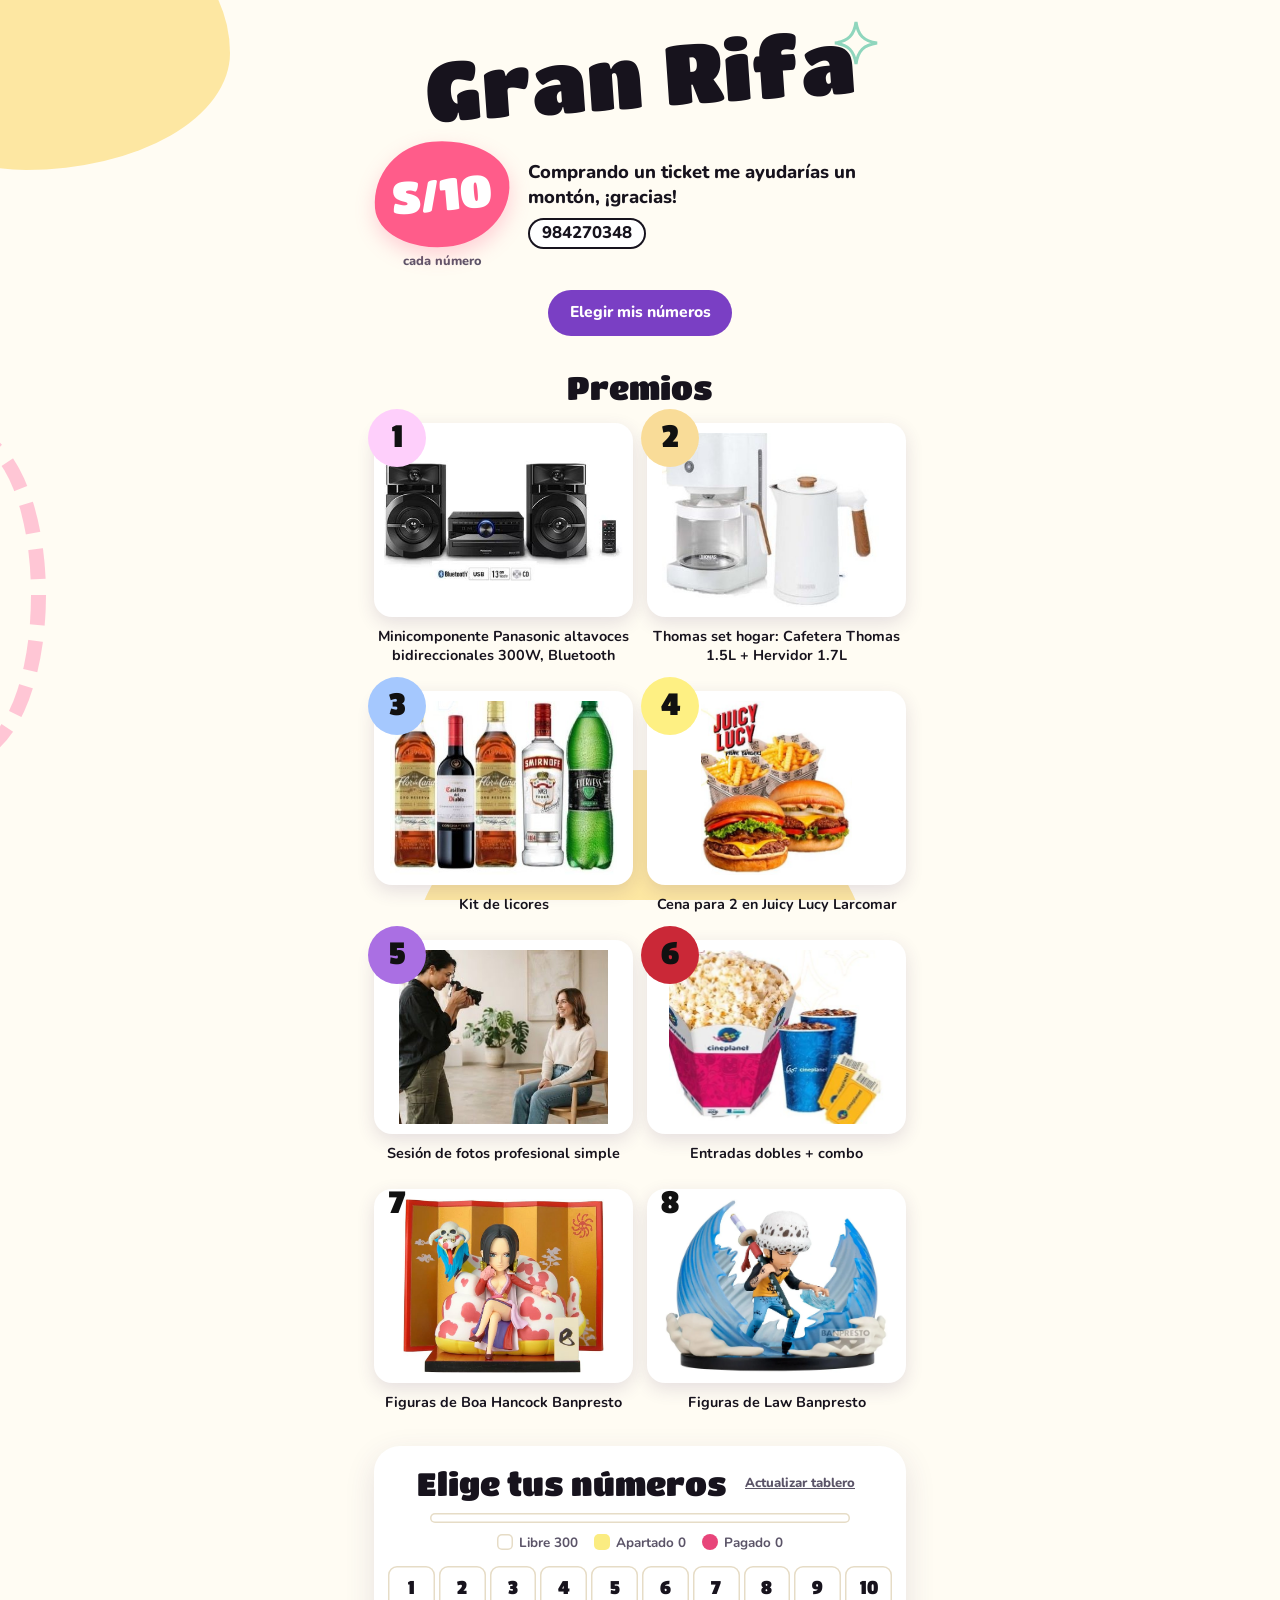
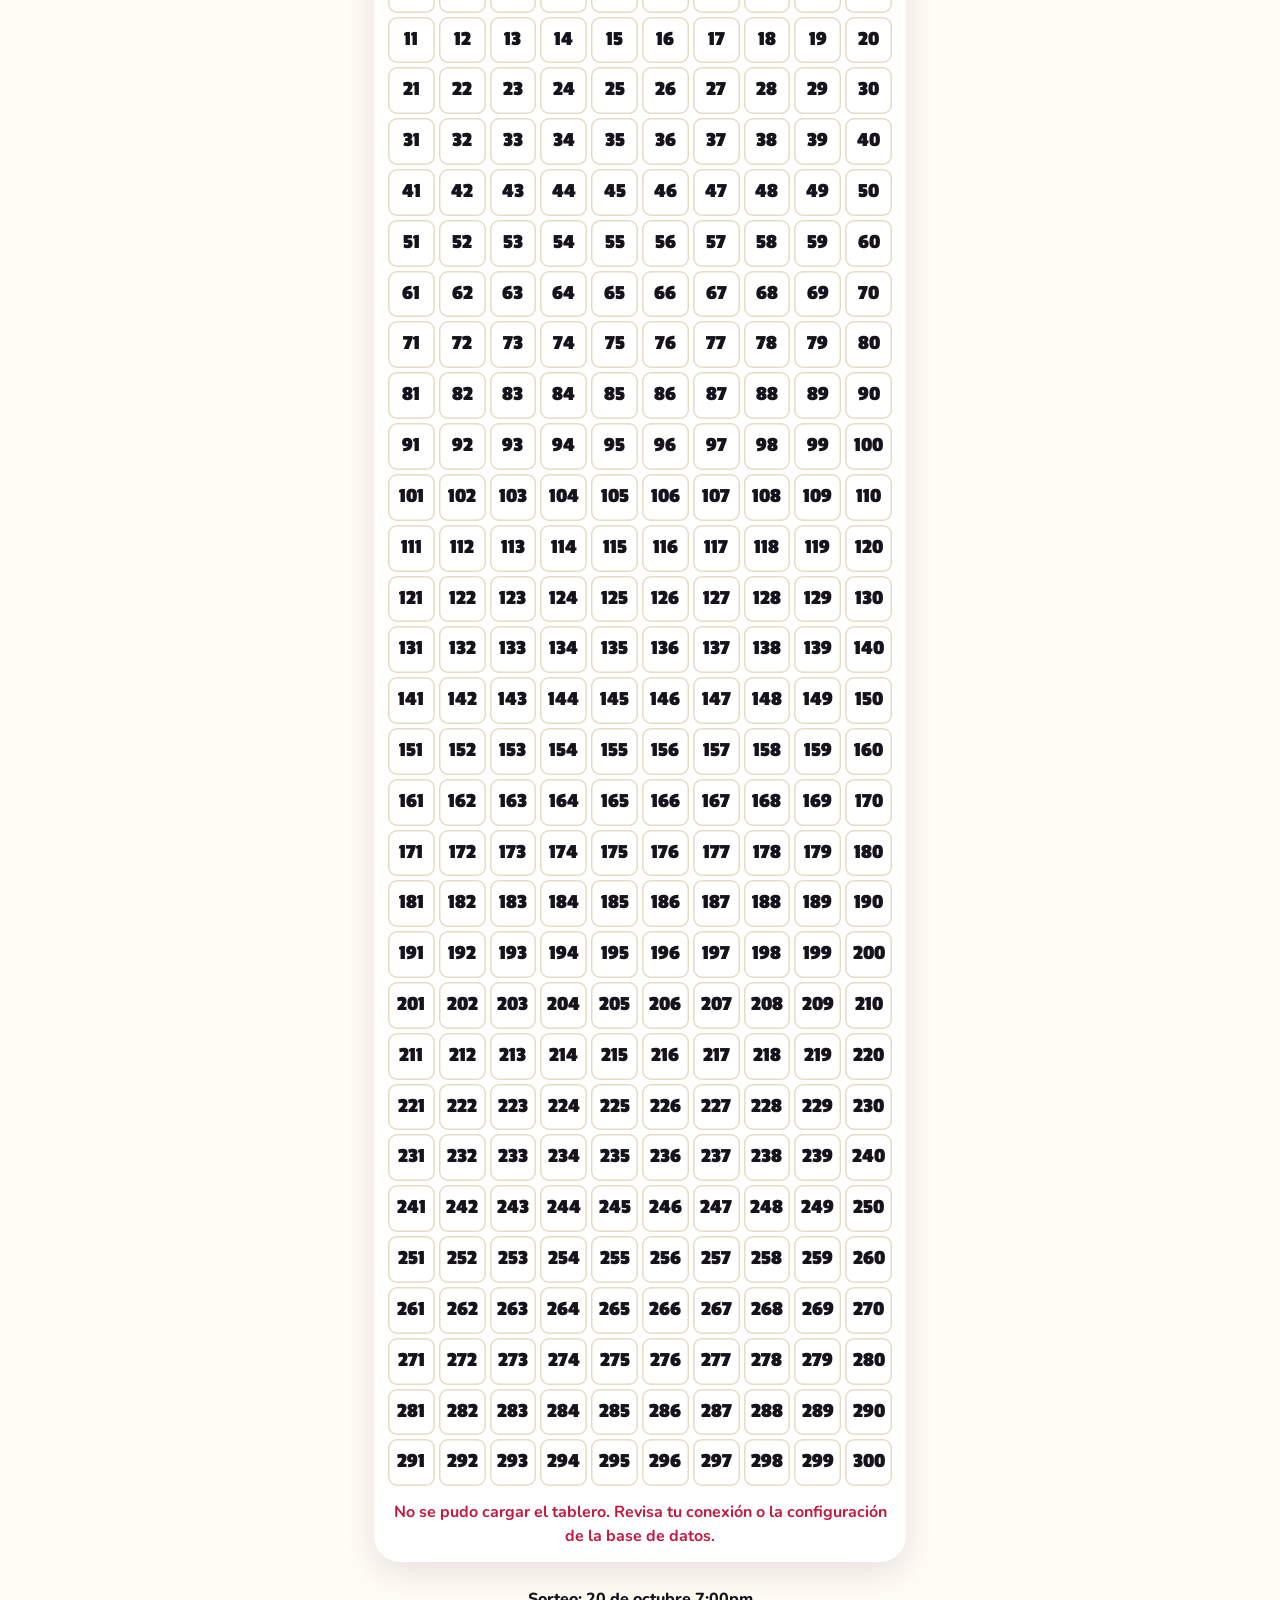
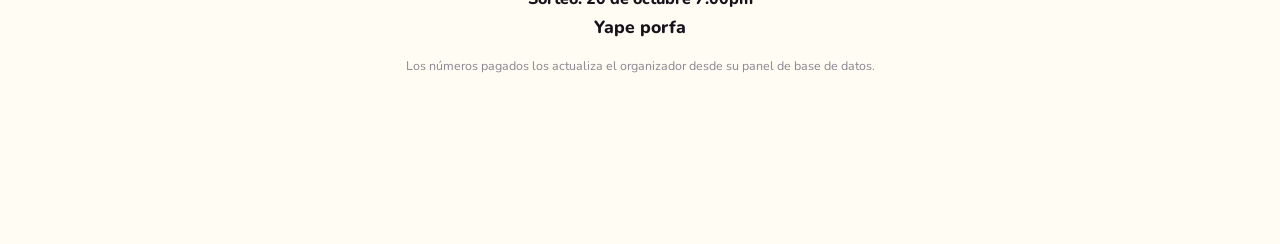
<file: index.html>
<!doctype html>
<html lang="es">
<head>
<meta charset="utf-8">
<meta name="viewport" content="width=device-width, initial-scale=1, viewport-fit=cover">
<meta name="color-scheme" content="light dark">
<title>Gran Rifa</title>
<link rel="preconnect" href="https://fonts.googleapis.com">
<link rel="preconnect" href="https://fonts.gstatic.com" crossorigin>
<link rel="stylesheet" href="https://fonts.googleapis.com/css2?family=Nunito:wght@400;600;700;800&family=Passion+One:wght@700&family=Titan+One&display=swap">
<link rel="stylesheet" href="css/style.css">
</head>
<body>
  <div class="bgs" aria-hidden="true"><i class="bg-a"></i><i class="bg-b"></i><i class="sun"></i></div>

  <div class="wrap">
    <header class="hero">
      <svg class="spk s1" viewBox="0 0 24 24" aria-hidden="true"><path d="M12 1C13 8 16 11 23 12C16 13 13 16 12 23C11 16 8 13 1 12C8 11 11 8 12 1Z"/></svg>
      <svg class="spk s2" viewBox="0 0 24 24" aria-hidden="true"><path d="M12 1C13 8 16 11 23 12C16 13 13 16 12 23C11 16 8 13 1 12C8 11 11 8 12 1Z"/></svg>
      <h1 class="title" id="title">Gran Rifa</h1>
      <div class="intro">
        <div class="pricebox">
          <div class="price" id="price">S/10</div>
          <p class="pcap">cada número</p>
        </div>
        <div class="say">
          <p id="message"></p>
          <a class="phone" id="phone" target="_blank" rel="noopener noreferrer" href="#"></a>
        </div>
      </div>
      <button class="btn cta" id="goboard">Elegir mis números</button>
    </header>

    <section class="prizes" id="prizes" aria-labelledby="ph">
      <h2 class="sec" id="ph">Premios</h2>
      <div class="pgrid" id="pgrid"></div>
    </section>

    <section class="board" id="tablero" aria-labelledby="bh">
      <div class="board-top">
        <h2 class="sec" id="bh">Elige tus números</h2>
        <button class="refresh" id="refresh" type="button">Actualizar tablero</button>
      </div>
      <div class="meter">
        <div class="track" role="img" aria-label="Disponibilidad del tablero">
          <i class="p" id="pbar"></i><i class="r" id="rbar"></i>
        </div>
        <div class="legend">
          <span><i class="key"></i><span id="lfree">Libre</span></span>
          <span><i class="key r"></i><span id="lresv">Apartado</span></span>
          <span><i class="key p"></i><span id="lpaid">Pagado</span></span>
        </div>
      </div>
      <div class="grid" id="grid"></div>
      <p class="msg" id="boardmsg"></p>
    </section>

    <footer class="foot" id="foot">
      <p class="draw" id="drawDate"></p>
      <p class="pay" id="payInfo"></p>
      <p class="who" id="organizer"></p>
      <p class="credit">Los números pagados los actualiza el organizador desde su panel de base de datos.</p>
    </footer>
  </div>

  <div class="bar" id="bar" role="region" aria-label="Tu selección"></div>
  <div class="toast" id="toast" role="status"></div>

  <script src="js/config.js"></script>
  <script src="js/app.js"></script>
</body>
</html>
</file>
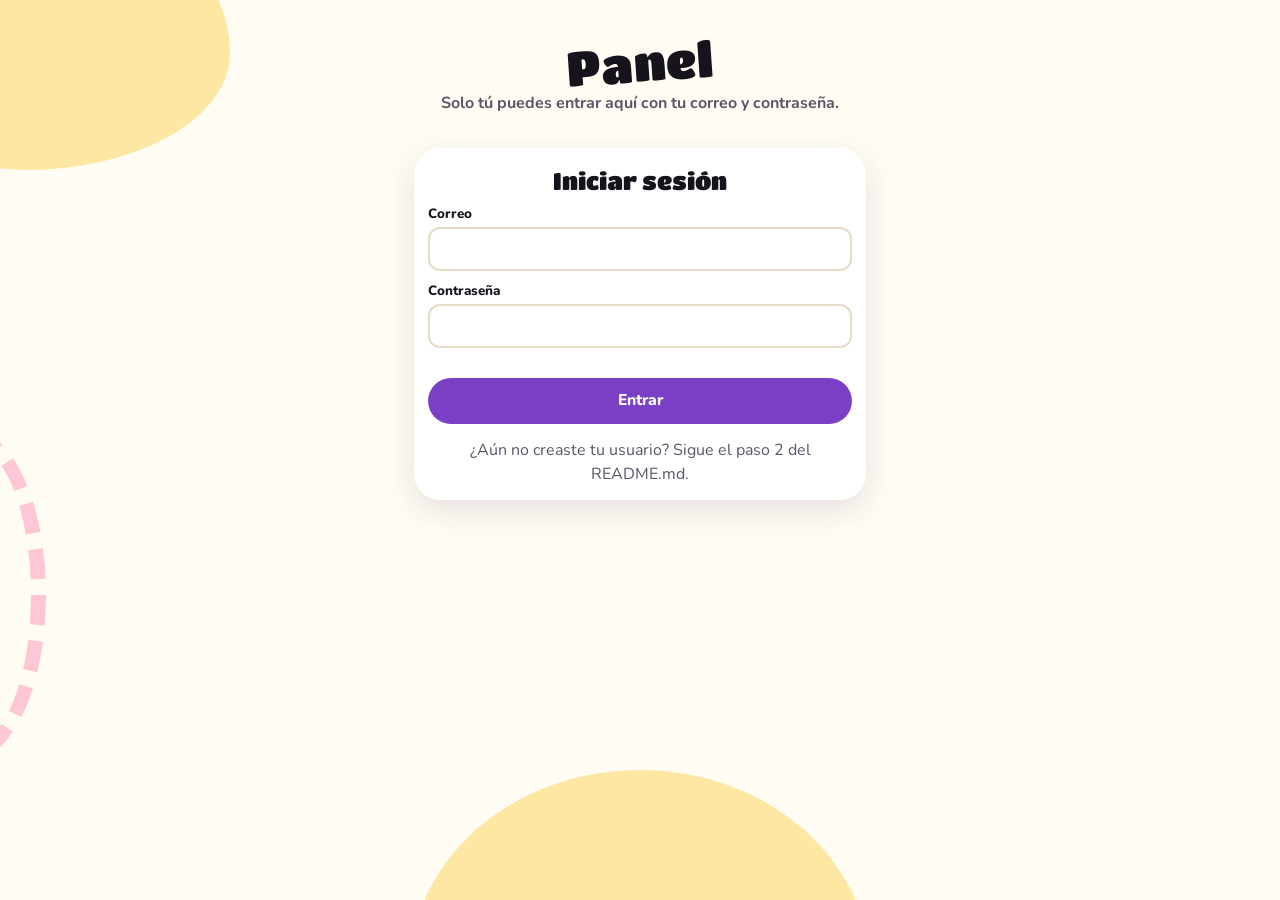
<file: admin.html>
<!doctype html>
<html lang="es">
<head>
<meta charset="utf-8">
<meta name="viewport" content="width=device-width, initial-scale=1, viewport-fit=cover">
<meta name="color-scheme" content="light dark">
<meta name="robots" content="noindex, nofollow">
<title>Panel del organizador</title>
<link rel="preconnect" href="https://fonts.googleapis.com">
<link rel="preconnect" href="https://fonts.gstatic.com" crossorigin>
<link rel="stylesheet" href="https://fonts.googleapis.com/css2?family=Nunito:wght@400;600;700;800&family=Passion+One:wght@700&family=Titan+One&display=swap">
<link rel="stylesheet" href="css/style.css">
</head>
<body>
  <div class="bgs" aria-hidden="true"><i class="bg-a"></i><i class="bg-b"></i><i class="sun"></i></div>

  <div class="wrap" style="max-width:480px">
    <header class="hero" style="padding-top:40px">
      <h1 class="title" style="font-size:clamp(2.1rem,10vw,3rem)">Panel</h1>
      <p class="say" style="margin-top:6px"><span style="color:var(--ink2);font-weight:700">Solo tú puedes entrar aquí con tu correo y contraseña.</span></p>
    </header>

    <section class="board" id="loginBox">
      <h2 class="sec" style="font-size:1.5rem">Iniciar sesión</h2>
      <label class="fld">Correo<input id="email" type="email" autocomplete="username" inputmode="email"></label>
      <label class="fld">Contraseña<input id="pass" type="password" autocomplete="current-password"></label>
      <p class="msg err" id="loginErr" role="alert"></p>
      <button class="btn" id="loginBtn" type="button" style="margin-top:16px;width:100%">Entrar</button>
      <p class="msg" style="margin-top:14px">¿Aún no creaste tu usuario? Sigue el paso 2 del README.md.</p>
    </section>

    <section class="board" id="panel" hidden>
      <div class="board-top">
        <h2 class="sec" style="font-size:1.5rem">Compradores</h2>
        <button class="logout" id="logoutBtn" type="button">Cerrar sesión</button>
      </div>
      <div class="stats" id="stats"></div>
      <label class="fld">Buscar número<input id="search" inputmode="numeric" placeholder="Ej. 23" autocomplete="off"></label>
      <div class="grid" id="grid"></div>
      <p class="msg err" id="loadErr" role="alert"></p>

      <div id="editor" hidden>
        <h3 style="margin:20px 4px 4px;font:400 1.6rem/1.1 var(--f-title)">Número <span id="edNum"></span></h3>
        <label class="fld">Estado
          <select id="edStatus">
            <option value="free">Libre</option>
            <option value="reserved">Apartado</option>
            <option value="paid">Pagado</option>
          </select>
        </label>
        <label class="fld">Nombre del comprador<input id="edName" autocomplete="off"></label>
        <label class="fld">WhatsApp o teléfono<input id="edPhone" inputmode="tel" autocomplete="off"></label>
        <label class="fld">Nota<input id="edNote" autocomplete="off" placeholder="Ej. paga el viernes"></label>
        <p class="msg err" id="edErr" role="alert"></p>
        <button class="btn" id="edSave" type="button" style="margin-top:16px;width:100%">Guardar</button>
      </div>
    </section>
  </div>

  <div class="toast" id="toast" role="status"></div>

  <script src="js/config.js"></script>
  <script src="js/admin.js"></script>
</body>
</html>
</file>
<file: css/style.css>
:root{
  --bg:#fffcf3; --ink:#17131d; --ink2:#5b5468; --card:#ffffff; --line:#e6dcc6;
  --blobY:#fde7a2; --blobP:#ffc6d5; --mint:#8fd6bd; --peach:#ffc98f; --pink:#ff5c8a;
  --gold:#ffc83d; --on-gold:#3a2a00; --accent:#7a3fc4; --on-accent:#ffffff;
  --cell-bg:#ffffff; --cell-fg:#17131d; --resv-bg:#fbec81; --resv-fg:#4a3b00;
  --paid-bg:#e8457a; --paid-fg:#ffffff; --sel-bg:#7a3fc4; --sel-fg:#ffffff;
  --danger:#c3183f; --shadow:0 10px 30px rgba(70,45,100,.13); --shade:rgba(23,19,29,.55);
  --f-title:'Titan One','Arial Rounded MT Bold','Trebuchet MS',system-ui,sans-serif;
  --f-num:'Passion One','Arial Narrow','Impact',sans-serif;
  --f-ui:'Nunito',system-ui,-apple-system,'Segoe UI',Roboto,sans-serif;
  color-scheme:light;
}
@media (prefers-color-scheme: dark){
  :root{
    --bg:#171320; --ink:#fff6e8; --ink2:#c8bfd6; --card:#231d30; --line:#4a4062;
    --blobY:#4a3f16; --blobP:#5c2b43; --mint:#4b8a76; --peach:#9a6a3a; --pink:#ff6b96;
    --accent:#c9a3ff; --on-accent:#1b1524; --cell-bg:#31293f; --cell-fg:#fff6e8;
    --resv-bg:#7a6a14; --resv-fg:#fff5bf; --paid-bg:#e8457a; --paid-fg:#fff;
    --sel-bg:#c9a3ff; --sel-fg:#1b1524; --danger:#ff8fa8;
    --shadow:0 10px 30px rgba(0,0,0,.4); --shade:rgba(8,5,14,.7); color-scheme:dark;
  }
}
*,*::before,*::after{box-sizing:border-box}
html{background:var(--bg)}
body{position:relative;margin:0;min-height:100vh;background:var(--bg);color:var(--ink);font-family:var(--f-ui);-webkit-text-size-adjust:100%;overflow-x:hidden}
button,input{font-family:inherit}
[hidden]{display:none!important}
.sr{position:absolute;width:1px;height:1px;overflow:hidden;clip:rect(0 0 0 0);white-space:nowrap}

.bgs{position:fixed;inset:0;overflow:hidden;pointer-events:none;z-index:0}
.bg-a{position:absolute;left:-110px;top:-90px;width:340px;height:260px;background:var(--blobY);border-radius:52% 48% 60% 40% / 62% 55% 45% 38%}
.bg-b{position:absolute;left:-104px;top:430px;width:150px;height:330px;border:15px dashed var(--blobP);border-radius:50%}
.sun{position:absolute;left:50%;bottom:-70px;width:min(92%,460px);height:200px;transform:translateX(-50%);background:var(--blobY);border-radius:50% 50% 0 0 / 100% 100% 0 0}

.wrap{position:relative;z-index:1;max-width:560px;margin:0 auto;padding:0 14px 170px}

.hero{position:relative;padding-top:36px;text-align:center}
.spk{position:absolute;width:38px;height:38px;fill:none;stroke-width:1.6;pointer-events:none}
.spk.s1{left:9%;top:150px;stroke:var(--mint)}
.spk.s2{right:5%;top:20px;stroke:var(--mint);width:46px;height:46px}
.title{margin:0;font:400 clamp(3.2rem,15.2vw,5.2rem)/.95 var(--f-title);color:var(--ink);transform:rotate(-4deg);letter-spacing:.01em;overflow-wrap:anywhere}
.intro{display:flex;align-items:center;justify-content:center;gap:18px;margin-top:26px;text-align:left}
.pricebox{flex:none;text-align:center}
.price{display:grid;place-items:center;width:136px;height:106px;border-radius:46% 54% 50% 50% / 58% 44% 56% 42%;background:var(--pink);color:#fff;font:400 2.8rem/1 var(--f-title);transform:rotate(-5deg);box-shadow:0 8px 20px rgba(255,92,138,.28)}
.pcap{margin:8px 0 0;font:800 .8rem/1 var(--f-ui);color:var(--ink2)}
.say p{margin:0;font:800 clamp(.98rem,4.3vw,1.15rem)/1.35 var(--f-ui);color:var(--ink)}
.phone{display:inline-block;margin-top:8px;padding:7px 14px;border-radius:999px;background:var(--card);color:var(--ink);font:800 1.05rem/1 var(--f-ui);text-decoration:none;box-shadow:inset 0 0 0 2px var(--ink)}
.phone:hover{background:var(--ink);color:var(--card)}
.cta{margin-top:22px}
.sec{margin:0;font:400 clamp(1.6rem,7vw,2rem)/1.1 var(--f-title);text-align:center;color:var(--ink)}

.prizes{margin-top:34px}
.pgrid{display:grid;grid-template-columns:repeat(2,minmax(0,1fr));gap:26px 14px;margin-top:18px}
.pgrid .prize:last-child:nth-child(odd){grid-column:1 / -1;max-width:calc(50% - 7px);margin:0 auto}
.prize{position:relative;min-width:0}
.p-num{position:absolute;left:-6px;top:-14px;z-index:2;display:grid;place-items:center;width:58px;height:58px;border-radius:50%;color:#111;font:700 2.2rem/1 var(--f-num)}
.k1{background:#fecffb}.k2{background:#f9dc98}.k3{background:#a5c8fe}.k4{background:#fef083}.k5{background:#aa6fe3}.k6{background:#ca2837}
.p-img{position:relative;aspect-ratio:4/3;border-radius:18px;background:#fff;box-shadow:0 6px 18px rgba(70,45,100,.14)}
.p-img img{position:absolute;left:10px;top:10px;width:calc(100% - 20px);height:calc(100% - 20px);object-fit:contain}
.p-img.noimg{display:grid;place-items:center;background:var(--bg);box-shadow:inset 0 0 0 2px dashed var(--line)}
.p-img.noimg img{display:none}
.p-img.noimg::after{content:'Agrega tu foto en images/';padding:0 14px;text-align:center;font:700 .8rem/1.3 var(--f-ui);color:var(--ink2)}
.p-name{margin:10px 2px 0;font:700 .9rem/1.3 var(--f-ui);text-align:center;color:var(--ink);overflow-wrap:anywhere}

.board{margin-top:34px;padding:20px 14px 14px;border-radius:26px;background:var(--card);box-shadow:var(--shadow)}
.board-top{display:flex;align-items:center;justify-content:center;gap:10px;flex-wrap:wrap}
.refresh{appearance:none;border:0;background:none;padding:4px 8px;color:var(--ink2);font:800 .82rem/1 var(--f-ui);text-decoration:underline;cursor:pointer}
.meter{max-width:420px;margin:12px auto 0}
.track{display:flex;height:10px;border-radius:999px;background:var(--cell-bg);overflow:hidden;box-shadow:inset 0 0 0 1.5px var(--line)}
.track i{display:block;height:100%}
.track .p{background:var(--paid-bg)}
.track .r{background:var(--resv-bg)}
.legend{display:flex;flex-wrap:wrap;justify-content:center;gap:6px 16px;margin-top:10px;font-size:.84rem;font-weight:700;color:var(--ink2)}
.legend span{display:inline-flex;align-items:center;gap:6px}
.key{display:inline-block;width:16px;height:16px;border-radius:5px;background:var(--cell-bg);box-shadow:inset 0 0 0 1.5px var(--line)}
.key.r{background:var(--resv-bg);box-shadow:none}
.key.p{background:var(--paid-bg);border-radius:50%;box-shadow:none}
.grid{display:grid;grid-template-columns:repeat(10,minmax(0,1fr));gap:4px;margin-top:14px}
.cell{appearance:none;position:relative;display:grid;place-items:center;aspect-ratio:1;margin:0;padding:0;border:0;border-radius:9px;background:var(--cell-bg);color:var(--cell-fg);box-shadow:inset 0 0 0 1.5px var(--line);font:700 clamp(.92rem,4.1vw,1.3rem)/1 var(--f-num);cursor:pointer;-webkit-tap-highlight-color:transparent}
.cell.free:hover{box-shadow:inset 0 0 0 2px var(--accent)}
.cell:focus-visible{outline:2px solid var(--accent);outline-offset:2px;z-index:2}
.cell.resv{background:var(--resv-bg);color:var(--resv-fg);box-shadow:none;cursor:default}
.cell.paid{background:var(--paid-bg);color:var(--paid-fg);border-radius:50%;box-shadow:none;cursor:default}
.cell.sel{background:var(--sel-bg);color:var(--sel-fg);box-shadow:none}
.msg{margin:14px 4px 0;text-align:center;color:var(--ink2);line-height:1.5}
.msg.err{color:var(--danger);font-weight:700}

/* ---- usadas en admin.html ---- */
.fld{display:block;margin-top:12px;font:800 .84rem/1.2 var(--f-ui);color:var(--ink)}
.fld input,.fld select{display:block;width:100%;min-height:44px;margin-top:5px;padding:0 .85em;border:2px solid var(--line);border-radius:12px;background:var(--cell-bg);color:var(--ink);font:600 1rem var(--f-ui)}
.fld input:focus,.fld select:focus{outline:2px solid var(--accent);outline-offset:1px}
input::placeholder{color:var(--ink2);opacity:.7;font-weight:600}
.stats{display:grid;grid-template-columns:repeat(3,minmax(0,1fr));gap:8px;margin-top:14px}
.stat{padding:10px 12px;border-radius:16px;background:var(--bg);box-shadow:inset 0 0 0 1.5px var(--line)}
.stat b{display:block;font:700 clamp(1.2rem,5.5vw,1.5rem)/1.1 var(--f-num);color:var(--ink)}
.stat span{display:block;margin-top:3px;font-size:.76rem;line-height:1.25;color:var(--ink2)}
.who-tag{display:block;margin-top:10px;text-align:center;font-weight:700;color:var(--ink2)}
.cell.editing{box-shadow:0 0 0 3px var(--accent)}
.logout{appearance:none;border:0;background:none;padding:4px 8px;color:var(--danger);font:800 .82rem/1 var(--f-ui);text-decoration:underline;cursor:pointer}

.foot{margin-top:26px;text-align:center}
.foot p{margin:0}
.foot .draw{margin-bottom:6px;font-weight:800;color:var(--ink)}
.foot .pay{font:800 1.1rem/1.3 var(--f-ui);color:var(--ink)}
.foot .who{margin-top:4px;font-size:.92rem;color:var(--ink2)}
.foot .credit{margin-top:18px;font-size:.78rem;color:var(--ink2);opacity:.7}

.btn{appearance:none;display:inline-flex;align-items:center;justify-content:center;gap:.5em;min-height:46px;padding:0 1.4em;border:0;border-radius:999px;background:var(--accent);color:var(--on-accent);font:800 .98rem/1 var(--f-ui);text-decoration:none;cursor:pointer;-webkit-tap-highlight-color:transparent}
.btn.ghost{background:transparent;color:var(--ink);box-shadow:inset 0 0 0 2px var(--line)}
.btn:focus-visible,.phone:focus-visible,.refresh:focus-visible{outline:2px solid var(--accent);outline-offset:2px}

.bar{position:fixed;left:0;right:0;bottom:0;z-index:20;padding:12px 14px calc(12px + env(safe-area-inset-bottom,0px));background:var(--card);box-shadow:0 -8px 26px rgba(70,45,100,.2);border-radius:22px 22px 0 0;transform:translateY(110%);visibility:hidden;transition:transform .22s ease,visibility 0s .22s}
.bar.on{transform:none;visibility:visible;transition:transform .22s ease}
.bar-in{display:grid;gap:10px;max-width:560px;margin:0 auto}
.bar-txt{font-size:.95rem;line-height:1.35;color:var(--ink)}
.bar-txt b{font-weight:800}
.bar-txt .nums{display:block;max-height:3.9em;overflow:auto;color:var(--ink2);font-size:.88rem}
.bar-act{display:flex;flex-wrap:wrap;gap:8px}
.bar-act .btn{flex:1 1 auto}
.bar input{width:100%;min-height:42px;padding:0 .9em;border:2px solid var(--line);border-radius:12px;background:var(--cell-bg);color:var(--ink);font:600 1rem var(--f-ui)}
.bar input:focus{outline:2px solid var(--accent);outline-offset:1px}

.toast{position:fixed;left:50%;bottom:calc(20px + env(safe-area-inset-bottom,0px));z-index:70;max-width:calc(100% - 32px);padding:11px 18px;border-radius:999px;background:var(--ink);color:var(--card);font:800 .9rem/1.3 var(--f-ui);text-align:center;transform:translate(-50%,10px);opacity:0;pointer-events:none;transition:opacity .2s,transform .2s}
.toast.on{opacity:1;transform:translate(-50%,0)}
.bar.on ~ .toast{bottom:calc(150px + env(safe-area-inset-bottom,0px))}

@media (max-width:420px){
  .wrap{padding-left:10px;padding-right:10px}
  .board{padding:18px 10px 10px}
  .grid{gap:3px}
  .price{width:118px;height:92px;font-size:2.4rem}
  .intro{gap:14px}
}
</file>
